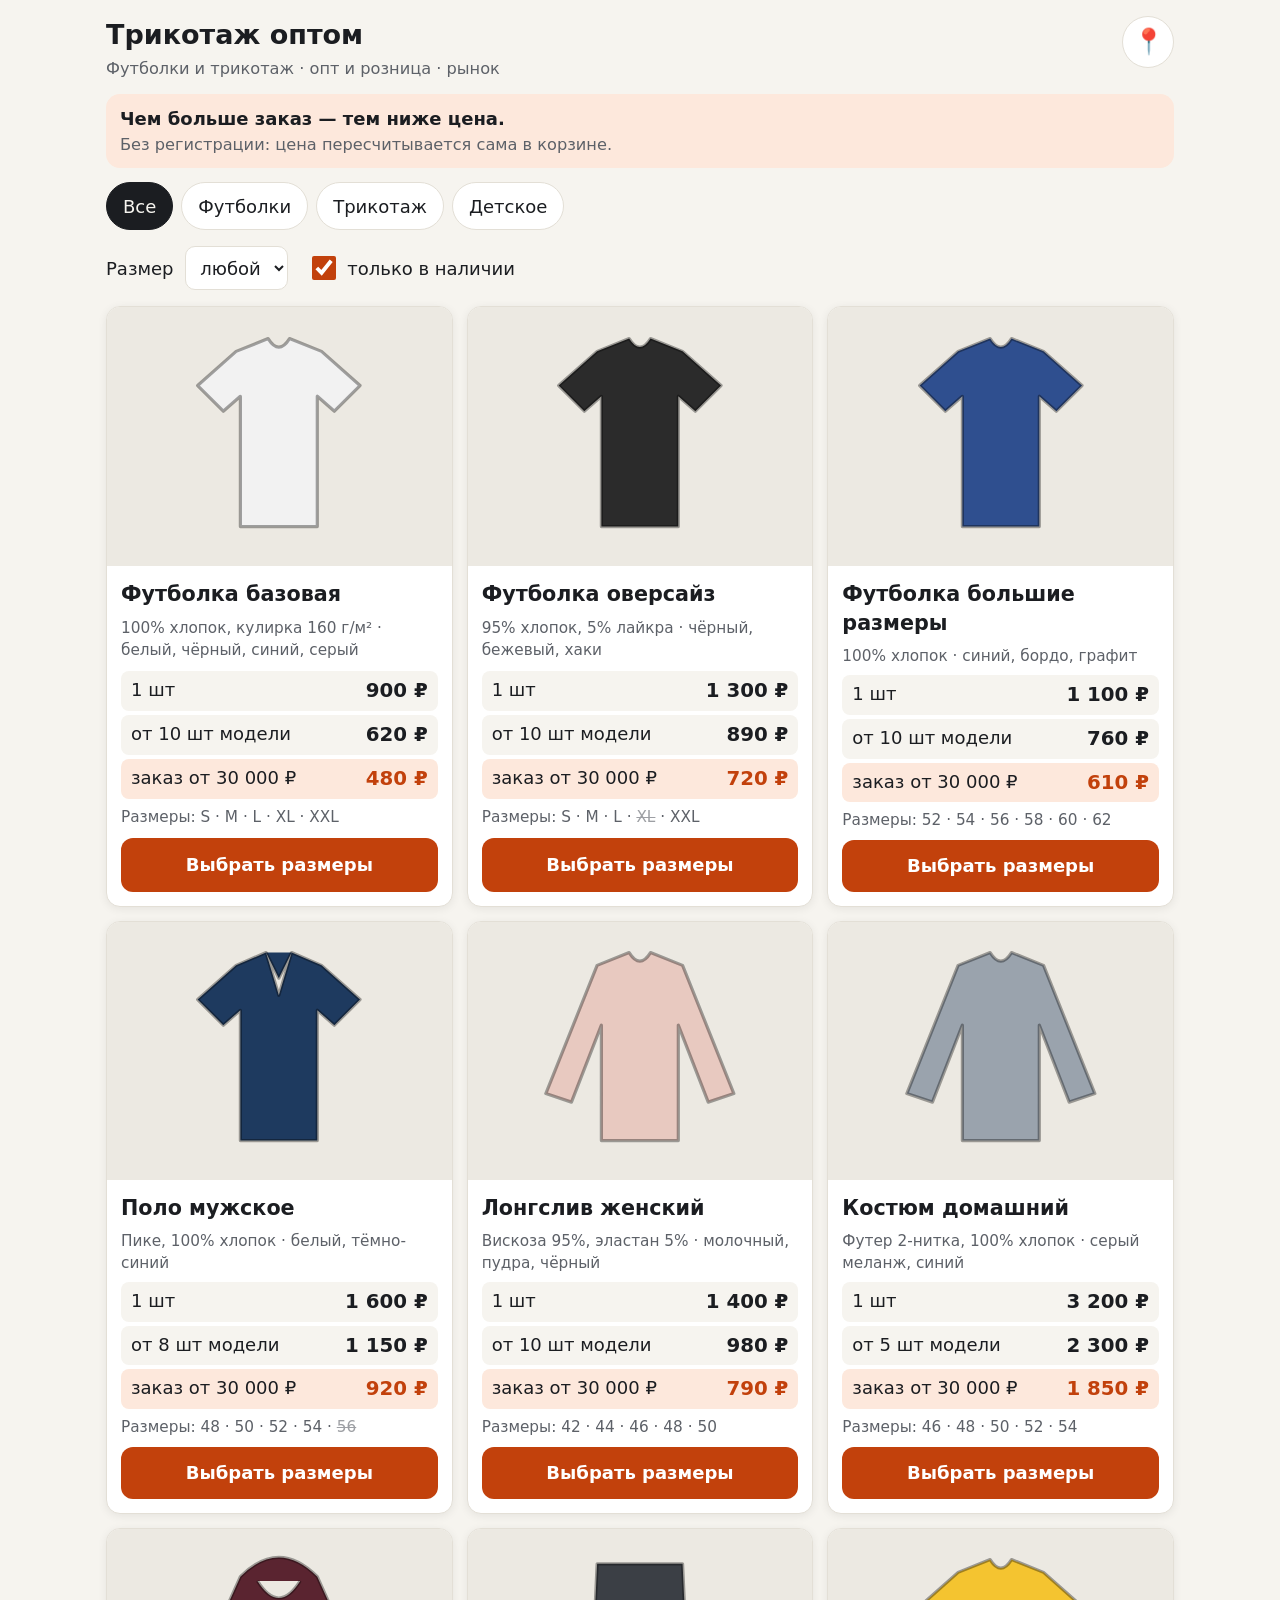
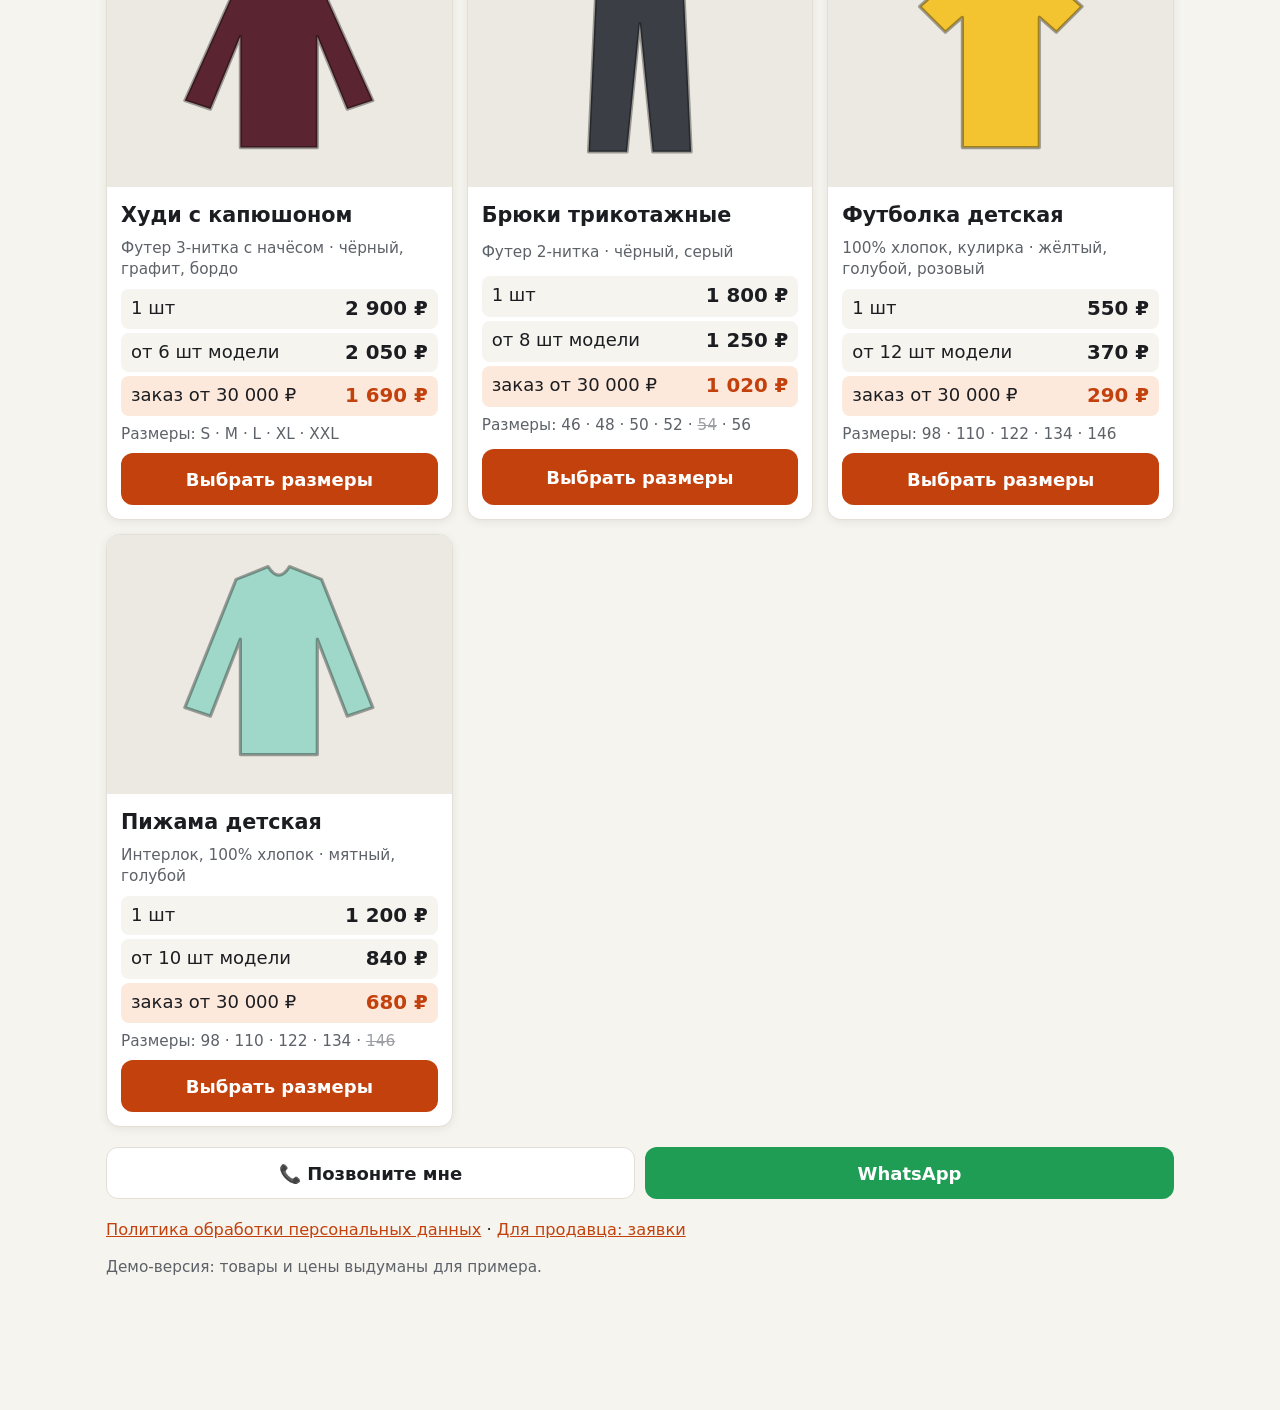
<file: docs/index.html>
<!doctype html>
<html lang="ru">
<head>
  <meta charset="utf-8">
  <meta name="viewport" content="width=device-width, initial-scale=1, viewport-fit=cover">
  <title>Трикотаж оптом — каталог</title>
  <meta name="description" content="Каталог футболок и трикотажа: все модели, размеры, остатки и цены. Чем больше заказ — тем ниже цена.">
  <meta name="theme-color" content="#c2410c">
  <link rel="manifest" href="manifest.webmanifest">
  <link rel="icon" href="icon.svg" type="image/svg+xml">
  <link rel="apple-touch-icon" href="icon.svg">
  <link rel="stylesheet" href="styles.css">
</head>
<body>
  <header class="top">
    <div class="top__row">
      <div>
        <h1 class="top__title" id="shopName">Трикотаж оптом</h1>
        <p class="top__tag" id="shopTag"></p>
      </div>
      <button class="iconbtn" id="btnPlaces" aria-label="Где нас найти">📍</button>
    </div>
    <div class="ladder-banner">
      <strong>Чем больше заказ — тем ниже цена.</strong>
      <span>Без регистрации: цена пересчитывается сама в корзине.</span>
    </div>
    <nav class="chips" id="categories" aria-label="Категории"></nav>
    <div class="filters">
      <label>Размер
        <select id="sizeFilter"><option value="">любой</option></select>
      </label>
      <label class="check"><input type="checkbox" id="stockOnly" checked> только в наличии</label>
    </div>
  </header>

  <main id="grid" class="grid" aria-live="polite"></main>

  <section class="actions-bottom">
    <button class="btn btn--ghost" id="btnCallback">📞 Позвоните мне</button>
    <a class="btn btn--wa" id="btnWa" target="_blank" rel="noopener">WhatsApp</a>
    <button class="btn btn--ghost" id="btnInstall" hidden>⬇ Установить на телефон</button>
  </section>

  <footer class="foot">
    <a href="privacy.html">Политика обработки персональных данных</a> ·
    <a href="#admin" id="lnkAdmin">Для продавца: заявки</a>
    <p class="muted">Демо-версия: товары и цены выдуманы для примера.</p>
  </footer>

  <!-- Плавающая панель корзины -->
  <button class="cartbar" id="cartbar" hidden>
    <span>🛒 <b id="cartCount">0</b> шт</span>
    <span id="cartSum">0 ₽</span>
    <span class="cartbar__go">Корзина →</span>
  </button>

  <!-- Нижний лист (универсальный) -->
  <div class="sheet" id="sheet" hidden>
    <div class="sheet__backdrop" data-close></div>
    <div class="sheet__panel" role="dialog" aria-modal="true">
      <button class="sheet__close" data-close aria-label="Закрыть">✕</button>
      <div id="sheetBody"></div>
    </div>
  </div>

  <div class="toast" id="toast" hidden></div>

  <script src="config.js"></script>
  <script src="app.js"></script>
</body>
</html>
</file>
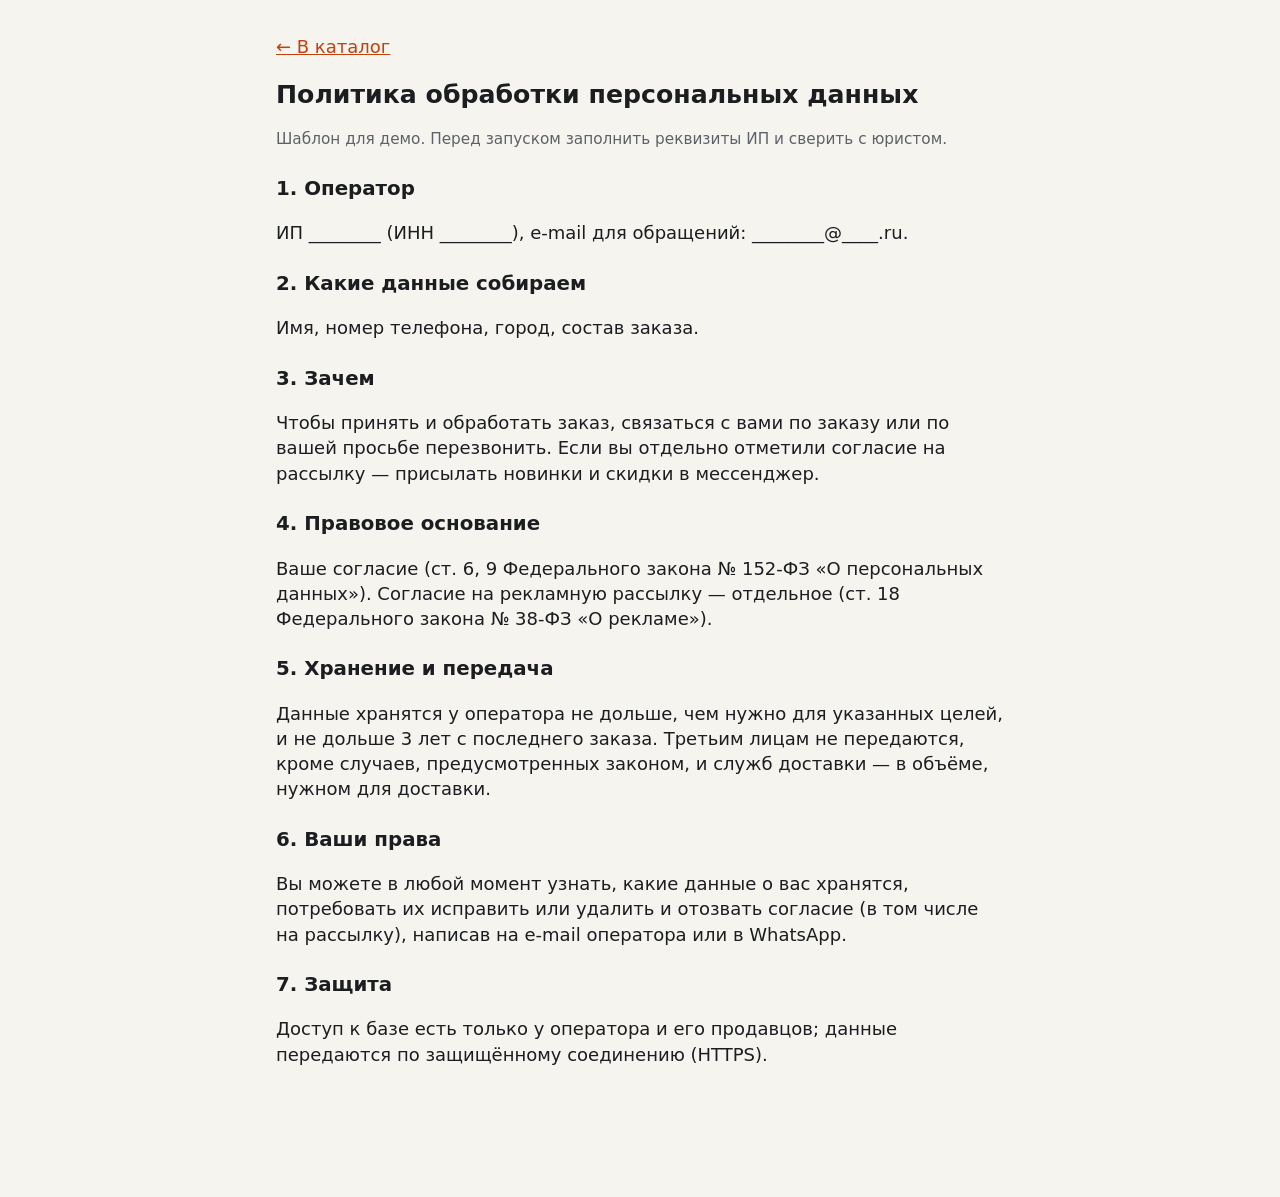
<file: docs/privacy.html>
<!doctype html>
<html lang="ru">
<head>
  <meta charset="utf-8">
  <meta name="viewport" content="width=device-width, initial-scale=1">
  <title>Политика обработки данных</title>
  <link rel="stylesheet" href="styles.css">
  <style>main{max-width:760px;margin:0 auto;padding:16px} h1{font-size:1.4rem} h2{font-size:1.1rem;margin-top:24px}</style>
</head>
<body>
<main>
  <p><a href="./">← В каталог</a></p>
  <h1>Политика обработки персональных данных</h1>
  <p class="muted">Шаблон для демо. Перед запуском заполнить реквизиты ИП и сверить с юристом.</p>

  <h2>1. Оператор</h2>
  <p id="op">ИП ________ (ИНН ________), e-mail для обращений: ________.</p>

  <h2>2. Какие данные собираем</h2>
  <p>Имя, номер телефона, город, состав заказа.</p>

  <h2>3. Зачем</h2>
  <p>Чтобы принять и обработать заказ, связаться с вами по заказу или по вашей просьбе перезвонить. Если вы отдельно отметили согласие на рассылку — присылать новинки и скидки в мессенджер.</p>

  <h2>4. Правовое основание</h2>
  <p>Ваше согласие (ст. 6, 9 Федерального закона № 152-ФЗ «О персональных данных»). Согласие на рекламную рассылку — отдельное (ст. 18 Федерального закона № 38-ФЗ «О рекламе»).</p>

  <h2>5. Хранение и передача</h2>
  <p>Данные хранятся у оператора не дольше, чем нужно для указанных целей, и не дольше 3 лет с последнего заказа. Третьим лицам не передаются, кроме случаев, предусмотренных законом, и служб доставки — в объёме, нужном для доставки.</p>

  <h2>6. Ваши права</h2>
  <p>Вы можете в любой момент узнать, какие данные о вас хранятся, потребовать их исправить или удалить и отозвать согласие (в том числе на рассылку), написав на e-mail оператора или в WhatsApp.</p>

  <h2>7. Защита</h2>
  <p>Доступ к базе есть только у оператора и его продавцов; данные передаются по защищённому соединению (HTTPS).</p>
</main>
<script src="config.js"></script>
<script>
  const c = window.APP_CONFIG;
  document.getElementById("op").textContent = `${c.OPERATOR}, e-mail для обращений: ${c.OPERATOR_EMAIL}.`;
</script>
</body>
</html>
</file>
<file: docs/styles.css>
/* Токены дизайна: крупно и контрастно — аудитория 40–60+ */
:root {
  --bg: #f6f4ef; --card: #ffffff; --text: #1b1d21; --muted: #5d6168; --line: #e3dfd6;
  --accent: #c2410c; --accent-soft: #fde8dc; --ok: #15803d; --wa: #1f9d55; --danger: #b91c1c;
  --radius: 14px; --shadow: 0 2px 10px rgba(0,0,0,.07);
  font-size: 18px;
}
@media (prefers-color-scheme: dark) {
  :root:not([data-theme="light"]) {
    --bg: #15171a; --card: #1f2226; --text: #eceae5; --muted: #a3a7ad; --line: #33373d;
    --accent: #fb923c; --accent-soft: #3a2518; --ok: #4ade80; --wa: #25d366; --danger: #f87171;
    --shadow: none;
  }
}
* { box-sizing: border-box; }
[hidden] { display: none !important; }
html, body { margin: 0; }
body {
  background: var(--bg); color: var(--text);
  font-family: system-ui, -apple-system, "Segoe UI", Roboto, sans-serif; line-height: 1.4;
  padding-bottom: 96px;
}
button, input, select { font: inherit; color: inherit; }
a { color: var(--accent); }
.muted { color: var(--muted); font-size: .85rem; }

/* Шапка */
.top { padding: 16px; max-width: 1100px; margin: 0 auto; }
.top__row { display: flex; justify-content: space-between; align-items: flex-start; gap: 12px; }
.top__title { margin: 0; font-size: 1.5rem; }
.top__tag { margin: 4px 0 0; color: var(--muted); font-size: .9rem; }
.iconbtn { border: 1px solid var(--line); background: var(--card); border-radius: 50%; width: 52px; height: 52px; font-size: 1.4rem; cursor: pointer; flex: none; }
.ladder-banner { margin: 14px 0; padding: 12px 14px; background: var(--accent-soft); border-radius: var(--radius); display: grid; gap: 2px; }
.ladder-banner span { font-size: .9rem; color: var(--muted); }

.chips { display: flex; gap: 8px; overflow-x: auto; padding-bottom: 4px; }
.chip { border: 1px solid var(--line); background: var(--card); border-radius: 999px; padding: 10px 16px; white-space: nowrap; cursor: pointer; min-height: 48px; }
.chip[aria-pressed="true"] { background: var(--text); color: var(--bg); border-color: var(--text); }
.filters { display: flex; flex-wrap: wrap; gap: 12px 20px; margin-top: 12px; align-items: center; }
.filters select { margin-left: 6px; min-height: 44px; padding: 0 10px; border-radius: 10px; border: 1px solid var(--line); background: var(--card); }
.check { display: inline-flex; align-items: center; gap: 8px; cursor: pointer; }
.check input { width: 24px; height: 24px; accent-color: var(--accent); flex: none; }

/* Каталог */
.grid { display: grid; gap: 14px; padding: 0 16px; max-width: 1100px; margin: 0 auto; grid-template-columns: 1fr; }
@media (min-width: 640px) { .grid { grid-template-columns: 1fr 1fr; } }
@media (min-width: 980px) { .grid { grid-template-columns: 1fr 1fr 1fr; } }
.card { background: var(--card); border-radius: var(--radius); box-shadow: var(--shadow); border: 1px solid var(--line); overflow: hidden; display: flex; flex-direction: column; }
.card__img { background: #ece9e2; aspect-ratio: 4/3; display: grid; place-items: center; cursor: pointer; }
.card__img svg { width: 62%; height: auto; }
.card__body { padding: 14px; display: grid; gap: 8px; flex: 1; }
.card__name { margin: 0; font-size: 1.15rem; }
.card__meta { color: var(--muted); font-size: .85rem; margin: 0; }
.ladder { list-style: none; margin: 0; padding: 0; display: grid; gap: 4px; }
.ladder li { display: flex; justify-content: space-between; gap: 8px; padding: 6px 10px; border-radius: 8px; background: var(--bg); }
.ladder li b { font-size: 1.1rem; }
.ladder li.best { background: var(--accent-soft); }
.ladder li.best b { color: var(--accent); }
.sizes-line { font-size: .85rem; color: var(--muted); }
.sizes-line .out { text-decoration: line-through; opacity: .6; }

.btn { display: inline-flex; align-items: center; justify-content: center; gap: 8px; min-height: 52px; padding: 0 20px; border-radius: 12px; border: 0; background: var(--accent); color: #fff; font-weight: 600; cursor: pointer; text-decoration: none; text-align: center; }
.btn:disabled { opacity: .45; cursor: not-allowed; }
.btn--ghost { background: var(--card); color: var(--text); border: 1px solid var(--line); }
.btn--wa { background: var(--wa); color: #fff; }
.btn--block { width: 100%; }

.actions-bottom { display: flex; flex-wrap: wrap; gap: 10px; padding: 20px 16px 0; max-width: 1100px; margin: 0 auto; }
.actions-bottom .btn { flex: 1 1 180px; }
.foot { padding: 20px 16px; max-width: 1100px; margin: 0 auto; font-size: .9rem; }

/* Панель корзины */
.cartbar { position: fixed; left: 12px; right: 12px; bottom: 12px; max-width: 620px; margin: 0 auto; display: flex; justify-content: space-between; align-items: center; gap: 10px; min-height: 60px; padding: 0 18px; border: 0; border-radius: 16px; background: var(--text); color: var(--bg); font-size: 1.05rem; box-shadow: 0 6px 24px rgba(0,0,0,.25); cursor: pointer; z-index: 20; }
.cartbar__go { font-weight: 700; }

/* Нижний лист */
.sheet { position: fixed; inset: 0; z-index: 30; }
.sheet__backdrop { position: absolute; inset: 0; background: rgba(0,0,0,.45); }
.sheet__panel { position: absolute; left: 0; right: 0; bottom: 0; max-height: 92vh; overflow-y: auto; background: var(--card); border-radius: 20px 20px 0 0; padding: 20px 16px 28px; max-width: 720px; margin: 0 auto; }
.sheet__close { position: sticky; top: 0; float: right; width: 48px; height: 48px; border-radius: 50%; border: 1px solid var(--line); background: var(--card); font-size: 1.1rem; cursor: pointer; z-index: 1; }
.sheet h2 { margin: 0 0 12px; font-size: 1.35rem; padding-right: 56px; }
.sheet .card__img { border-radius: var(--radius); margin-bottom: 12px; }

/* Сетка размеров */
.sizegrid { display: grid; gap: 8px; margin: 12px 0; }
.sizerow { display: grid; grid-template-columns: 70px 1fr auto; align-items: center; gap: 10px; padding: 8px 10px; border: 1px solid var(--line); border-radius: 12px; }
.sizerow.is-out { opacity: .5; }
.sizerow__name { font-weight: 700; font-size: 1.1rem; }
.sizerow__stock { color: var(--muted); font-size: .85rem; }
.stepper { display: flex; align-items: center; gap: 4px; }
.stepper button { width: 48px; height: 48px; border-radius: 10px; border: 1px solid var(--line); background: var(--bg); font-size: 1.3rem; cursor: pointer; }
.stepper input { width: 56px; height: 48px; text-align: center; border: 1px solid var(--line); border-radius: 10px; background: var(--card); }
.quick { display: flex; gap: 8px; flex-wrap: wrap; margin-bottom: 8px; }
.quick button { min-height: 44px; }

/* Корзина */
.cartline { display: grid; grid-template-columns: 1fr auto; gap: 4px 10px; padding: 10px 0; border-bottom: 1px solid var(--line); }
.cartline small { color: var(--muted); }
.tier { padding: 12px 14px; border-radius: 12px; background: var(--accent-soft); margin: 12px 0; display: grid; gap: 8px; }
.progress { height: 12px; border-radius: 6px; background: var(--line); overflow: hidden; }
.progress > i { display: block; height: 100%; background: var(--accent); }
.totals { display: grid; gap: 4px; margin: 12px 0; }
.totals .big { font-size: 1.5rem; font-weight: 800; }
.save { color: var(--ok); font-weight: 600; }

/* Форма */
.form { display: grid; gap: 14px; }
.form label.field { display: grid; gap: 6px; }
.form input[type=text], .form input[type=tel] { min-height: 52px; padding: 0 14px; border-radius: 12px; border: 1px solid var(--line); background: var(--bg); }
.form .check { align-items: flex-start; font-size: .95rem; }

/* Заявки */
.leads { width: 100%; border-collapse: collapse; font-size: .85rem; }
.leads th, .leads td { text-align: left; padding: 8px 6px; border-bottom: 1px solid var(--line); vertical-align: top; }
.table-wrap { overflow-x: auto; }

.place { padding: 12px 0; border-bottom: 1px solid var(--line); }
.place a { font-weight: 700; font-size: 1.1rem; }

.toast { position: fixed; left: 50%; bottom: 90px; transform: translateX(-50%); background: var(--text); color: var(--bg); padding: 12px 18px; border-radius: 12px; z-index: 40; max-width: calc(100% - 32px); }
.empty { padding: 30px 16px; text-align: center; color: var(--muted); grid-column: 1 / -1; }
</file>
